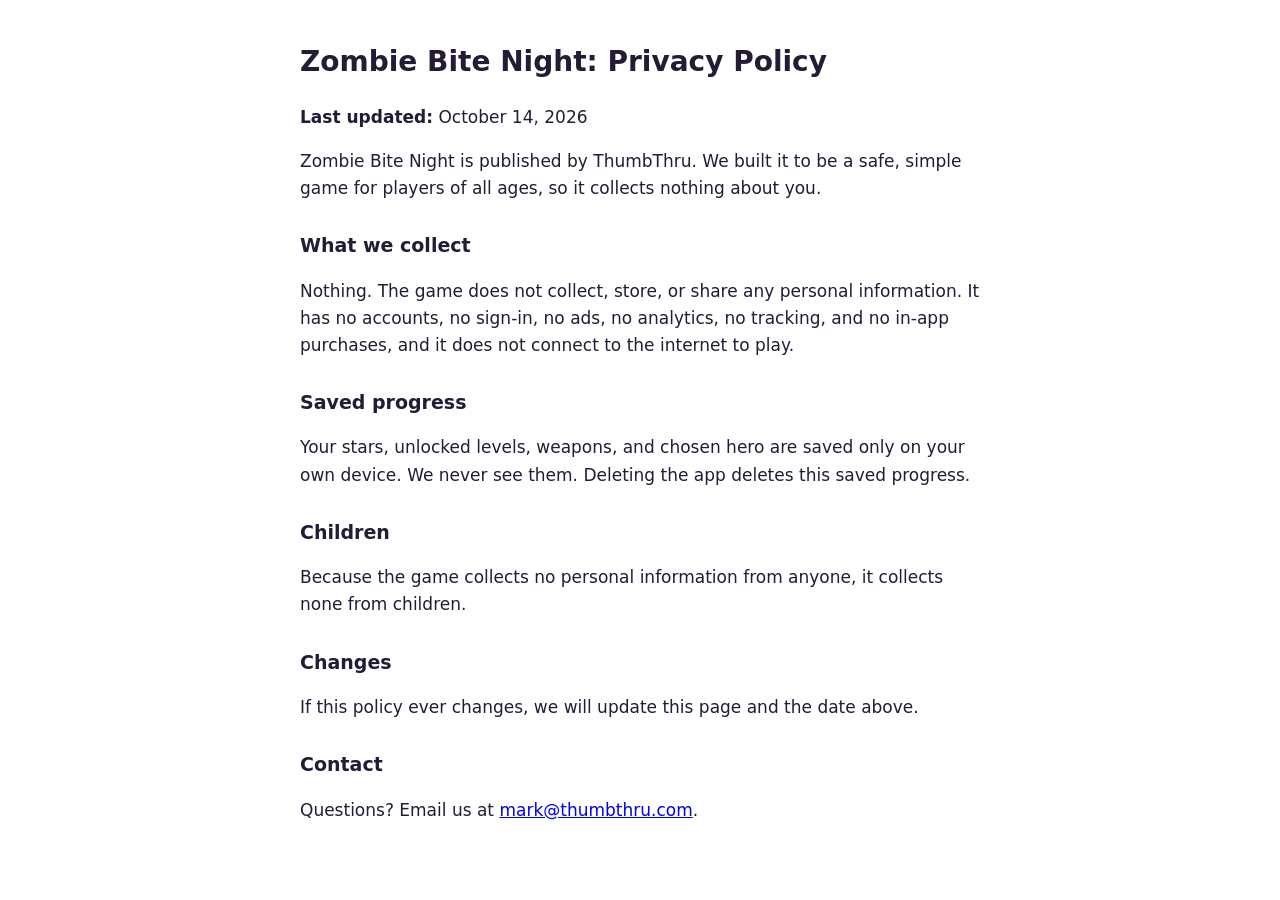
<file: privacy.html>
<!doctype html>
<html lang="en"><head><meta charset="utf-8"><meta name="viewport" content="width=device-width, initial-scale=1">
<title>Zombie Bite Night: Privacy Policy</title>
<style>body{font:17px/1.6 -apple-system,system-ui,sans-serif;max-width:680px;margin:40px auto;padding:0 20px;color:#241B36}h1{font-size:28px}h2{font-size:19px;margin-top:28px}</style></head>
<body>
<h1>Zombie Bite Night: Privacy Policy</h1>
<p><b>Last updated:</b> October 14, 2026</p>
<p>Zombie Bite Night is published by ThumbThru. We built it to be a safe, simple game for players of all ages, so it collects nothing about you.</p>
<h2>What we collect</h2>
<p>Nothing. The game does not collect, store, or share any personal information. It has no accounts, no sign-in, no ads, no analytics, no tracking, and no in-app purchases, and it does not connect to the internet to play.</p>
<h2>Saved progress</h2>
<p>Your stars, unlocked levels, weapons, and chosen hero are saved only on your own device. We never see them. Deleting the app deletes this saved progress.</p>
<h2>Children</h2>
<p>Because the game collects no personal information from anyone, it collects none from children.</p>
<h2>Changes</h2>
<p>If this policy ever changes, we will update this page and the date above.</p>
<h2>Contact</h2>
<p>Questions? Email us at <a href="mailto:mark@thumbthru.com">mark@thumbthru.com</a>.</p>
</body></html>
</file>
